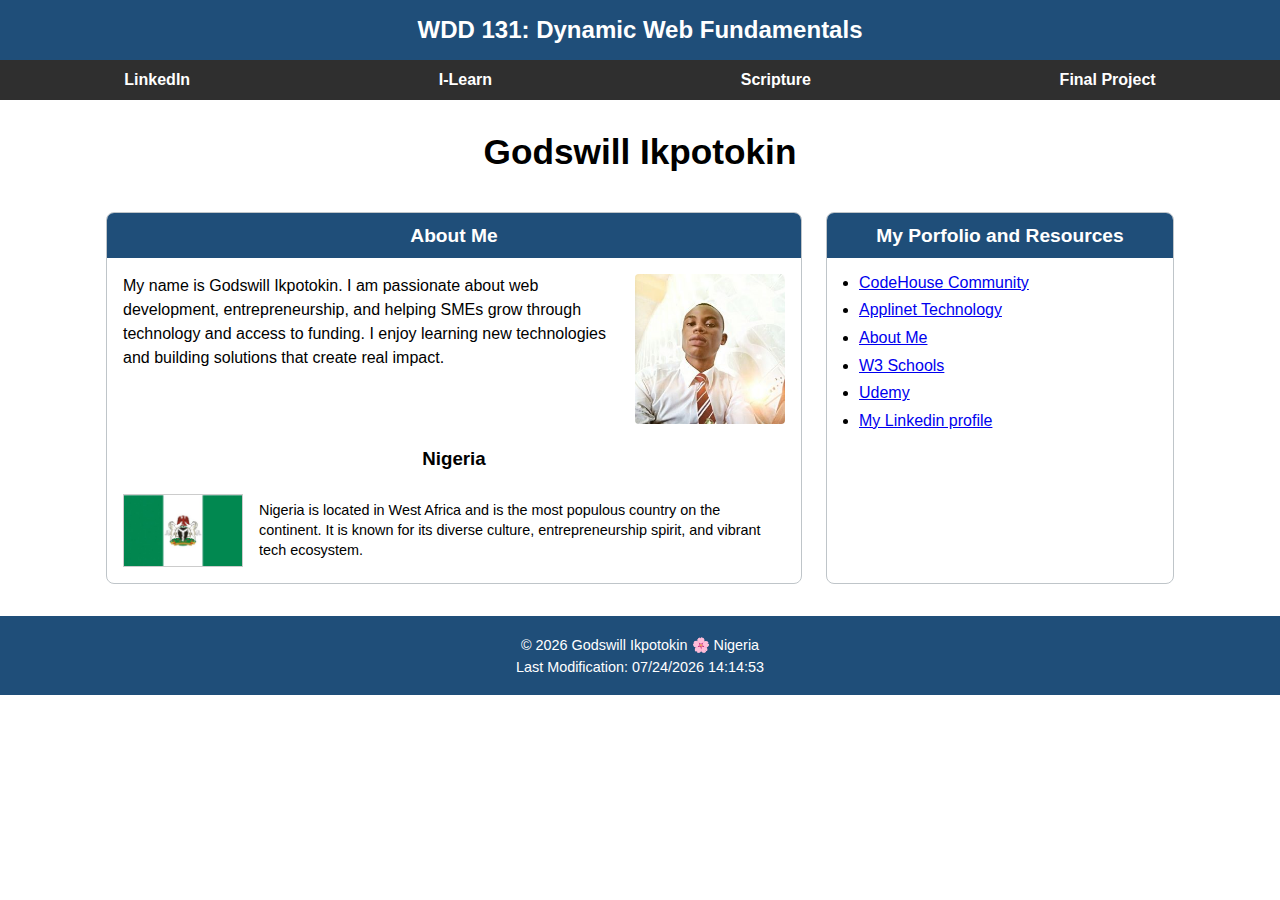
<file: index.html>
<!DOCTYPE html>
<html lang="en">
<head>
       <meta charset="UTF-8">
    <meta name="viewport" content="width=device-width, initial-scale=1.0">
    <title>WDD,131,Dynamic Web Fundamentals – Godswill Ikpotokin</title>

    <meta name="description" content="Learn Dynamic Web Fundamentals with Godswill Moses Ikpotokin, covering HTML, CSS, and JavaScript for modern web development.">
    <meta name="author" content="Godswill Moses Ikpotokin">
    <link rel="preconnect" href="https://fonts.googleapis.com">
    <link rel="preconnect" href="https://fonts.gstatic.com" crossorigin>
    <link href="https://fonts.googleapis.com/css2?family=Roboto:wght@400;700&display=swap" rel="stylesheet">

    <link rel="stylesheet" href="styles/base.css">
    <script src="scripts/getdates.js" defer></script>
</head>
<body>

    <header>
        <span id="course-title">WDD 131: Dynamic Web Fundamentals</span>
        <nav>
            <a href="https://www.linkedin.com" target="_blank">LinkedIn</a>
            <a href="https://byupw.instructure.com/" target="_blank">I-Learn</a>
            <a href="https://www.churchofjesuschrist.org/study/scriptures" target="_blank">Scripture</a>
            <a href="#">Final Project</a>
        </nav>
    </header>

    <main>
        <h1>Godswill Ikpotokin</h1>

        <section class="card">
            <h2>About Me</h2>

            <div class="about-content">
                <p>
                    My name is Godswill Ikpotokin. I am passionate about web development, entrepreneurship,
                    and helping SMEs grow through technology and access to funding. I enjoy learning new
                    technologies and building solutions that create real impact.
                </p>

                <img src="images/godswillikpotokinphoto.jpg" alt="Godswill Moses Ikpotokin">
            </div>

            <h3>Nigeria</h3>

            <div class="country-box">
                <img src="images/nigeria-flag.jpg" alt="Flag of Nigeria">
                <p>
                    Nigeria is located in West Africa and is the most populous country on the continent.
                    It is known for its diverse culture, entrepreneurship spirit, and vibrant tech ecosystem.
                </p>
            </div>
        </section>

         <section class="card">
            <h2>My Porfolio and Resources</h2>

            <ul>
                <li><a href="https://genius.codehouse.cloud/" target="_blank">CodeHouse Community</a></li>
                <li><a href="https://www.applinet.com.ng" target="_blank">Applinet Technology</a></li>
                <li><a href="https://ikpotokin.ng" target="_blank">About Me</a></li>
                <li><a href="https://www.w3schools.com" target="_blank">W3 Schools</a></li>
                <li><a href="https://www.udemy.com" target="_blank">Udemy</a></li>
                <li><a href="https://linkedin.com/ikpotokin." target="_blank">
                    
                    My Linkedin profile</a></li>
            </ul>
        </section>
    </main>

    <!-- ===== FOOTER ===== -->
    <footer>
        <p>
            © <span id="currentyear"></span> Godswill Ikpotokin 🌸 Nigeria
        </p>
        <p id="lastModified"></p>
    </footer>
    <!-- Author: Godswill Moses Ikpotokin ( www.ikpotokin.ng ) -->
    <!-- Student @ BYU Idaho -->
    <!-- CEO and Founder, Applinet Technology ( www.ikpotokin.ng ), Thelmarket and CodeHouse Cloud ( www.codehouse.cloud ) -->

</body>
</html>
</file>
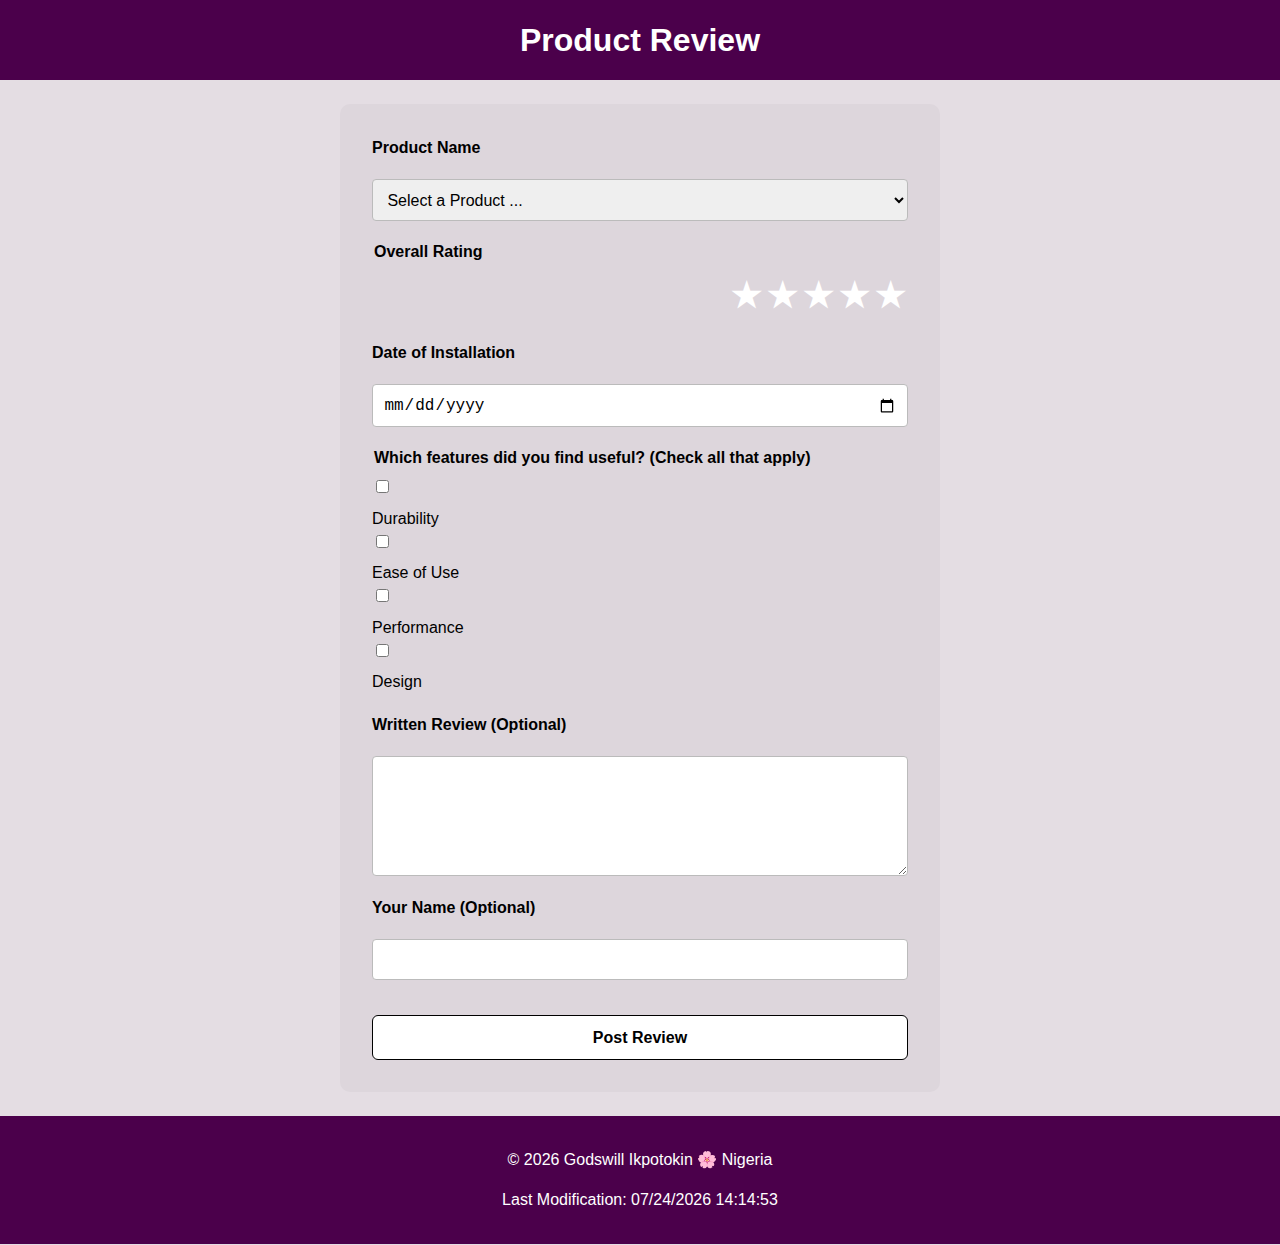
<file: form.html>
<!DOCTYPE html>
<html lang="en">
<head>
  <meta charset="UTF-8">
  <meta name="viewport" content="width=device-width, initial-scale=1.0">

  <title>Product Review</title>

  <meta name="description" content="Submit a product review by selecting a product, rating its performance, and sharing your experience with installed products.">
  <meta name="author" content="Godswill Moses Ikpotokin">

  <link rel="stylesheet" href="styles/form.css">

  <script src="scripts/getdates.js" defer></script>
  <script src="scripts/products.js" defer></script>
  <script src="scripts/form.js" defer></script>
</head>
<body>

<header>
  <h1>Product Review</h1>
</header>

<main>
  <form method="get" action="review.html">

    <!-- Product Name -->
    <label for="product">Product Name</label>
    <select id="product" name="product" required>
      <option value="" disabled selected>Select a Product ...</option>
    </select>

    <!-- Rating -->
    <fieldset class="rating">
      <legend>Overall Rating</legend>

      <div class="rating-stars">
        <input type="radio" id="star5" name="rating" value="5" required>
        <label for="star5">★</label>

        <input type="radio" id="star4" name="rating" value="4" required>
        <label for="star4">★</label>

        <input type="radio" id="star3" name="rating" value="3" required>
        <label for="star3">★</label>

        <input type="radio" id="star2" name="rating" value="2" required>
        <label for="star2">★</label>

        <input type="radio" id="star1" name="rating" value="1" required>
        <label for="star1">★</label>
      </div>
    </fieldset>

    <!-- Date -->
    <label for="installDate">Date of Installation</label>
    <input type="date" id="installDate" name="installDate" required>

    <!-- Features -->
    <fieldset>
      <legend>Which features did you find useful? (Check all that apply)</legend>

      <input type="checkbox" id="durability" name="features" value="durability">
      <label for="durability">Durability</label>

      <input type="checkbox" id="ease" name="features" value="ease">
      <label for="ease">Ease of Use</label>

      <input type="checkbox" id="performance" name="features" value="performance">
      <label for="performance">Performance</label>

      <input type="checkbox" id="design" name="features" value="design">
      <label for="design">Design</label>
    </fieldset>

    <!-- Review -->
    <label for="review">Written Review (Optional)</label>
    <textarea id="review" name="review"></textarea>

    <!-- Name -->
    <label for="username">Your Name (Optional)</label>
    <input type="text" id="username" name="username">

    <!-- Submit -->
    <input type="submit" value="Post Review">

  </form>
</main>

<footer>
  <p>
    © <span id="currentyear"></span> Godswill Ikpotokin 🌸 Nigeria
  </p>
  <p id="lastModified"></p>
</footer>

</body>
</html>
</file>
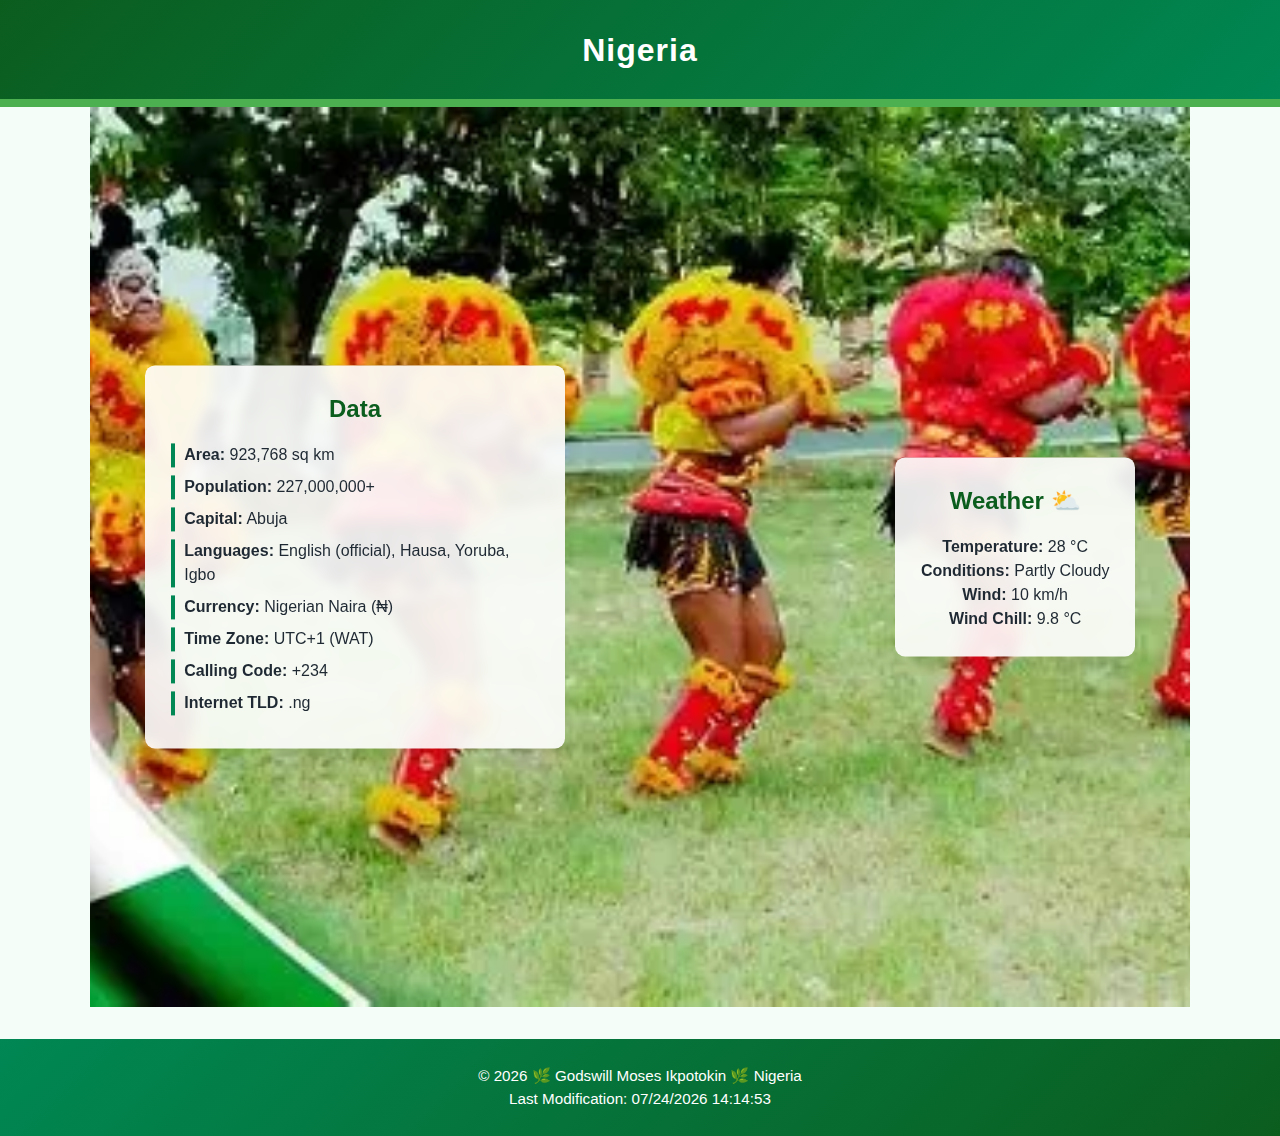
<file: place.html>
<!DOCTYPE html>
<html lang="en">
<head>
  <meta charset="UTF-8">
  <meta name="viewport" content="width=device-width, initial-scale=1.0">
  <title>Nigeria | Country Page</title>
  <meta name="description" content="Nigeria country page highlighting geography, population data, and current weather information.">
  <meta name="author" content="Godswill Moses Ikpotokin">


  <link rel="stylesheet" href="styles/place.css">
  <script src="scripts/place.js" defer></script>
</head>
<body>

  <header>
    <h1>Nigeria</h1>
  </header>

  <main>
    <!-- Hero -->
    <section class="hero">
      <picture>
        <source srcset="images/dance.webp" media="(min-width: 900px)">
        <source srcset="images/rock.webp" media="(min-width: 600px)">
        <img src="images/rock.webp" alt="Landscape and culture of Nigeria">
      </picture>
    </section>

    <!-- Data -->
    <section class="card data">
      <h2>Data</h2>
      <ul>
        <li><strong>Area:</strong> 923,768 sq km</li>
        <li><strong>Population:</strong> 227,000,000+</li>
        <li><strong>Capital:</strong> Abuja</li>
        <li><strong>Languages:</strong> English (official), Hausa, Yoruba, Igbo</li>
        <li><strong>Currency:</strong> Nigerian Naira (₦)</li>
        <li><strong>Time Zone:</strong> UTC+1 (WAT)</li>
        <li><strong>Calling Code:</strong> +234</li>
        <li><strong>Internet TLD:</strong> .ng</li>
      </ul>
    </section>

    <!-- Weather -->
    <section class="card weather">
      <h2>Weather</h2>

      <!-- SVG icon for mobile -->
      <img src="images/weather.svg" alt="Partly cloudy weather icon" class="weather-icon">

      <p><strong>Temperature:</strong> <span id="temp">28</span> °C</p>
      <p><strong>Conditions:</strong> Partly Cloudy</p>
      <p><strong>Wind:</strong> <span id="wind">10</span> km/h</p>
      <p><strong>Wind Chill:</strong> <span id="windchill"></span></p>
    </section>
  </main>

  <footer>
    <p>
      © <span id="year"></span> 🌿 Godswill Moses Ikpotokin 🌿 Nigeria<br>
      Last Modification: <span id="lastModified"></span>
    </p>
  </footer>

</body>
</html>
</file>
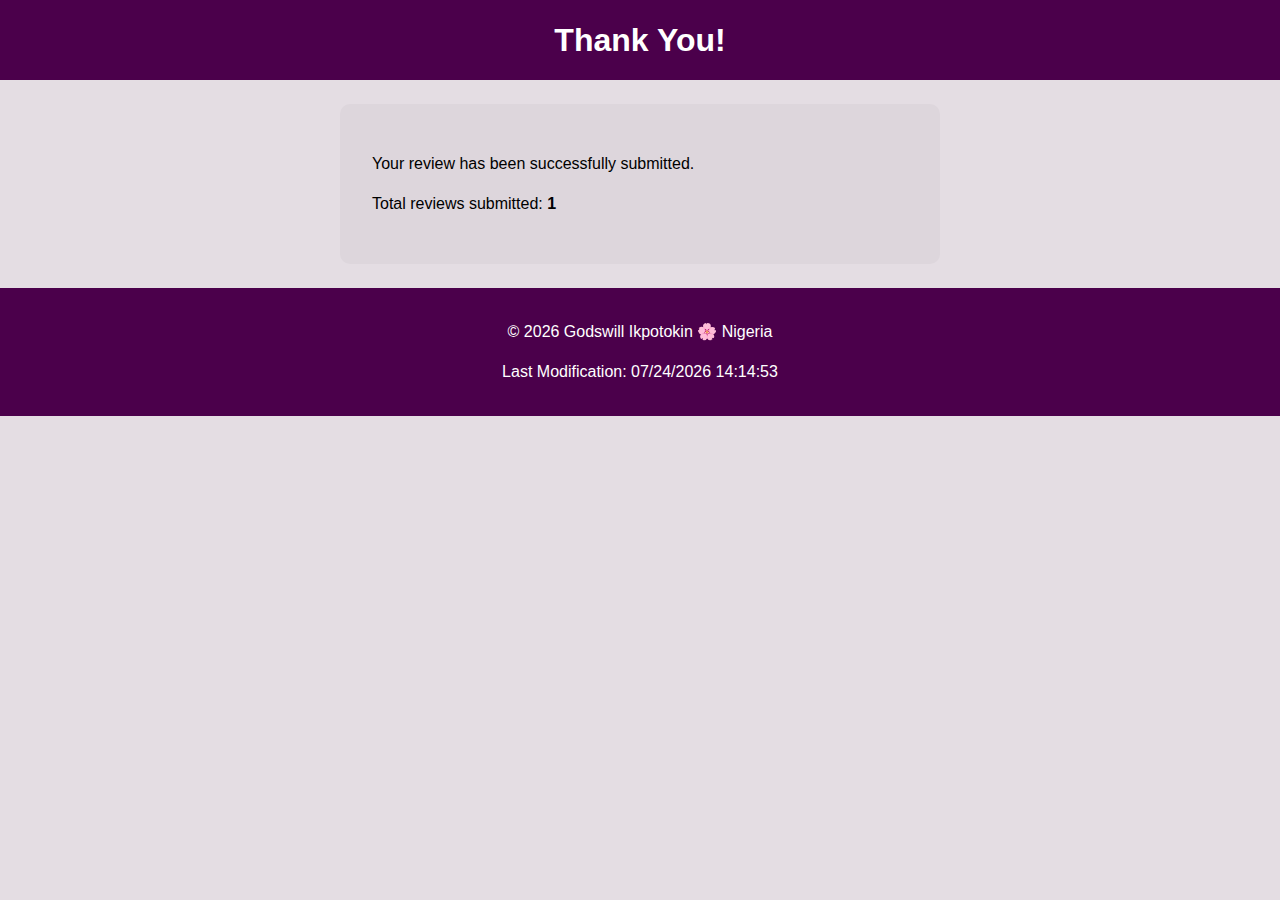
<file: review.html>
<!DOCTYPE html>
<html lang="en">
<head>
  <meta charset="UTF-8">
  <meta name="viewport" content="width=device-width, initial-scale=1.0">

  <title>Review Submitted</title>

  <meta name="description" content="Confirmation page showing successful product review submission and total number of reviews submitted.">
  <meta name="author" content="Godswill Moses Ikpotokin">

  <link rel="stylesheet" href="styles/form.css">

  <script src="scripts/getdates.js" defer></script>
  <script src="scripts/review.js" defer></script>
</head>
<body>

<header>
  <h1>Thank You!</h1>
</header>

<main>
  <p>Your review has been successfully submitted.</p>
  <p>Total reviews submitted: <strong id="counter">0</strong></p>
</main>

<footer>
  <p>
    © <span id="currentyear"></span> Godswill Ikpotokin 🌸 Nigeria
  </p>
  <p id="lastModified"></p>
</footer>

</body>
</html>
</file>
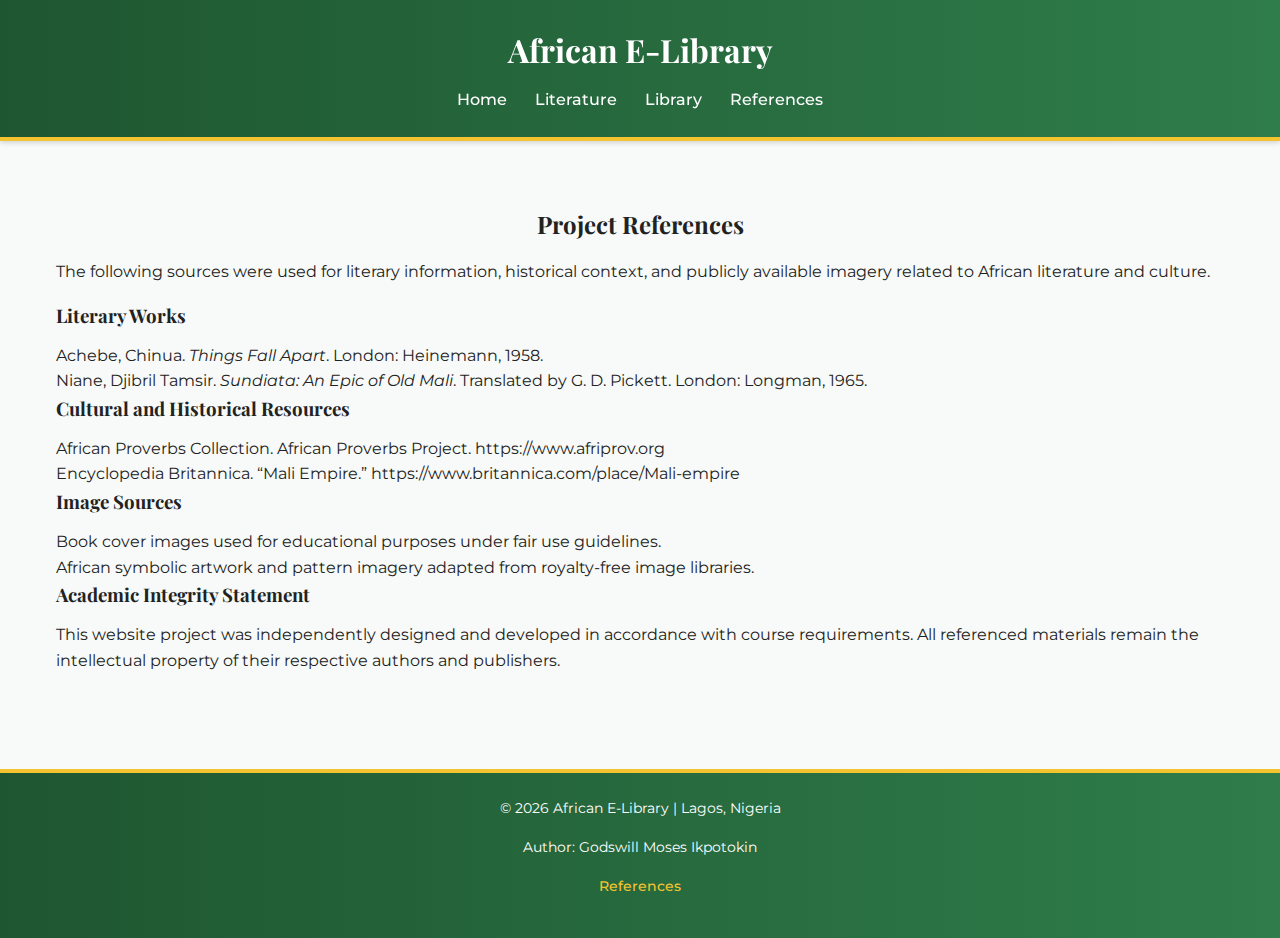
<file: africa/references.html>
<!DOCTYPE html>
<html lang="en">
<head>
  <meta charset="UTF-8">
  <meta name="description" content="References and sources used in the African E-Library project, including literary works, images, and cultural resources.">
  <meta name="viewport" content="width=device-width, initial-scale=1.0">

  <title>African E-Library | References</title>

  <link rel="preconnect" href="https://fonts.googleapis.com">
  <link rel="preconnect" href="https://fonts.gstatic.com" crossorigin>
  <link href="https://fonts.googleapis.com/css2?family=Playfair+Display:wght@600&family=Montserrat&display=swap" rel="stylesheet">

  <link rel="stylesheet" href="../styles/e-library.css">

  <script src="../scripts/e-library.js" defer></script>
</head>

<body>

  <!-- ==========================
       HEADER
  =========================== -->
  <header>
    <h1>African E-Library</h1>
    <nav aria-label="Primary Navigation">
      <a href="e-library.html">Home</a>
      <a href="literature.html">Literature</a>
      <a href="library.html">Library</a>
      <a href="references.html" aria-current="page">References</a>
    </nav>
  </header>


  <!-- ==========================
       MAIN CONTENT
  =========================== -->
  <main>

    <section>
      <h2 class="section-title">Project References</h2>
      <p>
        The following sources were used for literary information, historical context,
        and publicly available imagery related to African literature and culture.
      </p>
    </section>


    <!-- Literary Sources -->
    <section>
      <h3>Literary Works</h3>
      <ul>
        <li>
          Achebe, Chinua. <em>Things Fall Apart</em>. London: Heinemann, 1958.
        </li>
        <li>
          Niane, Djibril Tamsir. <em>Sundiata: An Epic of Old Mali</em>.
          Translated by G. D. Pickett. London: Longman, 1965.
        </li>
      </ul>
    </section>


    <!-- Cultural & Historical Context -->
    <section>
      <h3>Cultural and Historical Resources</h3>
      <ul>
        <li>
          African Proverbs Collection. African Proverbs Project.
          <a href="https://www.afriprov.org" target="_blank" rel="noopener">
            https://www.afriprov.org
          </a>
        </li>
        <li>
          Encyclopedia Britannica. “Mali Empire.”
          <a href="https://www.britannica.com/place/Mali-empire" target="_blank" rel="noopener">
            https://www.britannica.com/place/Mali-empire
          </a>
        </li>
      </ul>
    </section>


    <!-- Image Sources -->
    <section>
      <h3>Image Sources</h3>
      <ul>
        <li>
          Book cover images used for educational purposes under fair use guidelines.
        </li>
        <li>
          African symbolic artwork and pattern imagery adapted from royalty-free image libraries.
        </li>
      </ul>
    </section>


    <!-- Statement -->
    <section>
      <h3>Academic Integrity Statement</h3>
      <p>
        This website project was independently designed and developed in accordance
        with course requirements. All referenced materials remain the intellectual
        property of their respective authors and publishers.
      </p>
    </section>

  </main>


  <!-- ==========================
       FOOTER
  =========================== -->
  <footer>
    <p>© 2026 African E-Library | Lagos, Nigeria</p>
    <p>Author: Godswill Moses Ikpotokin</p>
    <p><a href="references.html">References</a></p>
  </footer>

</body>
</html>
</file>
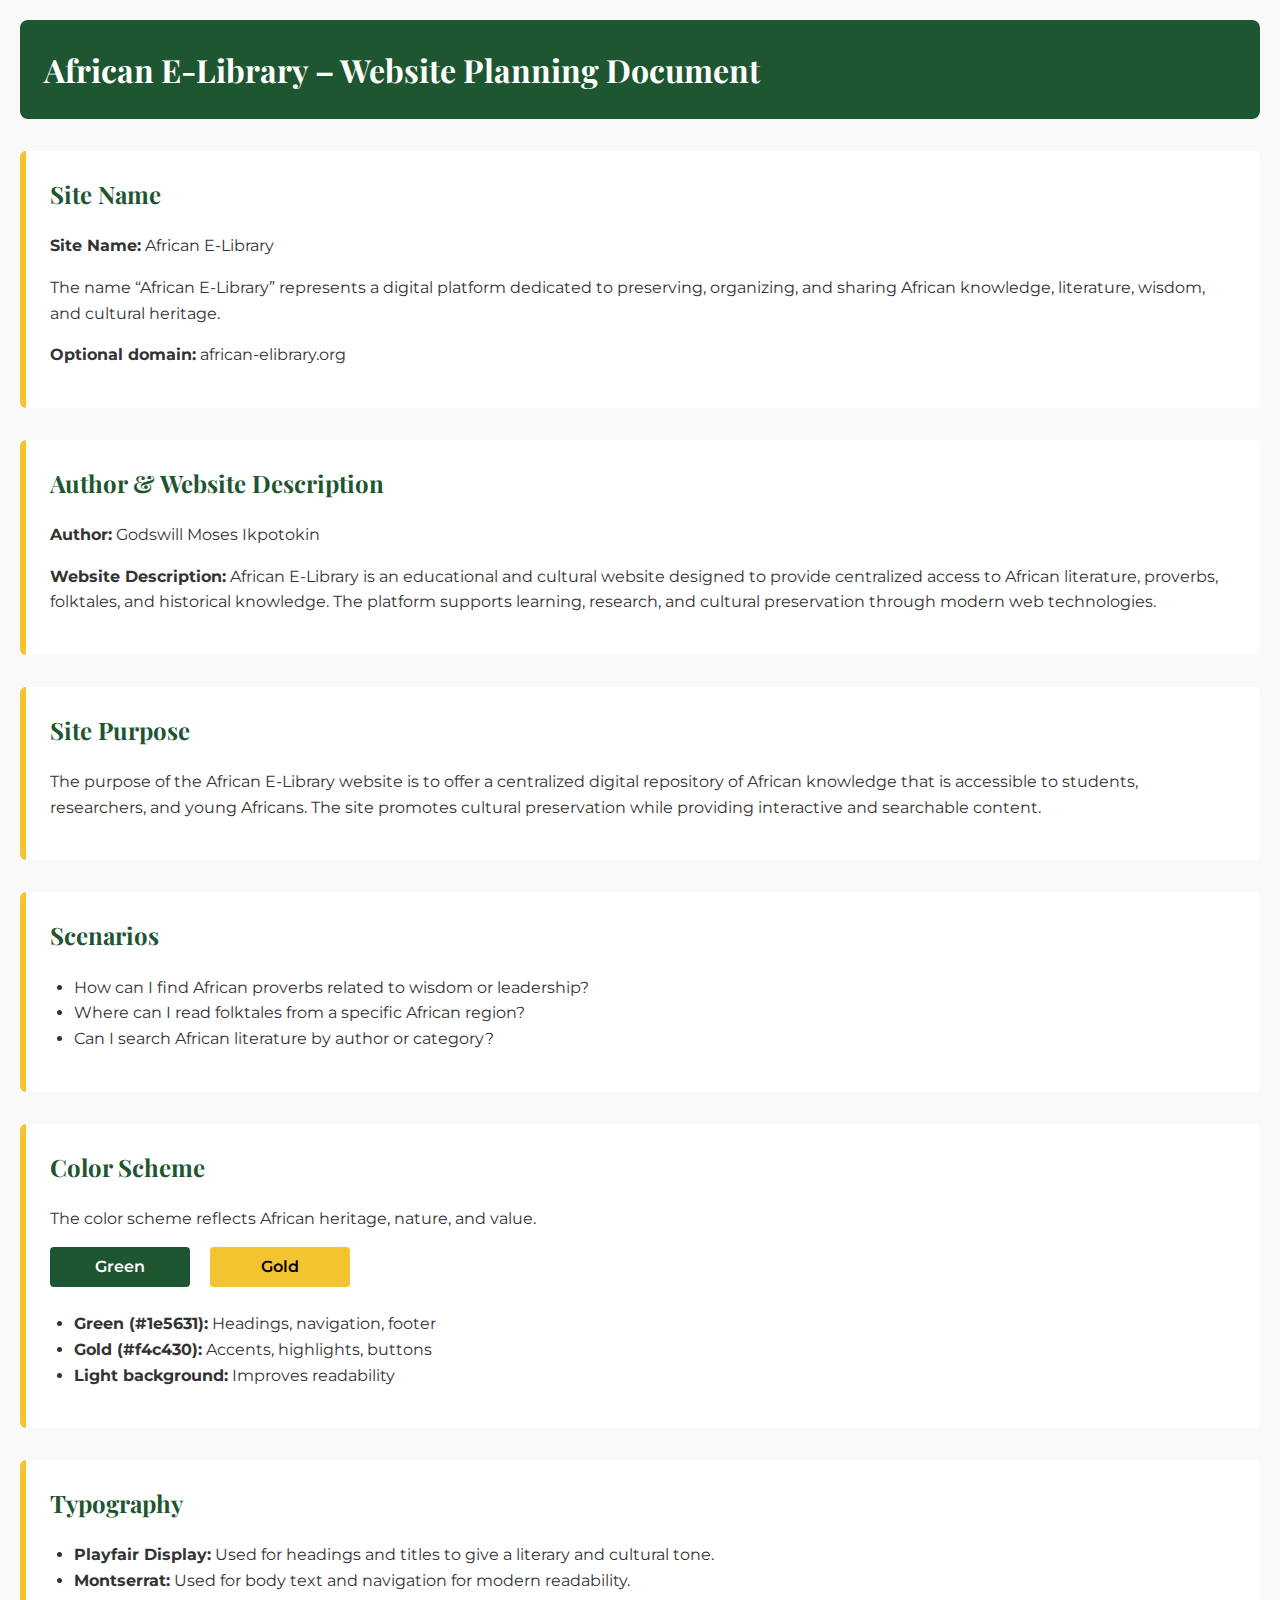
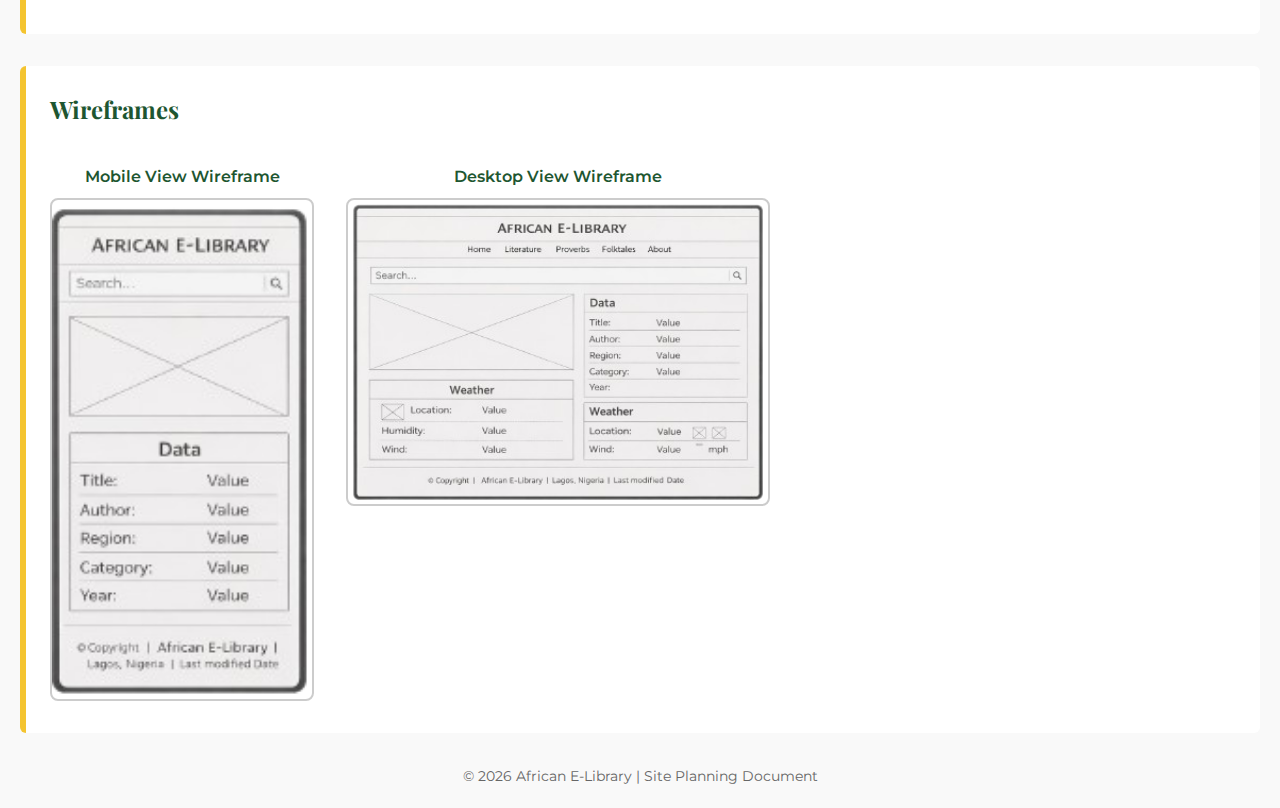
<file: africa/siteplan.html>
<!DOCTYPE html>
<html lang="en">
<head>
  <meta charset="UTF-8">
  <meta name="viewport" content="width=device-width, initial-scale=1.0">
  <title>African E-Library – Site Plan</title>
  <meta name="description" content="African E-Library is a digital platform preserving African literature, proverbs, folktales, and history for learning, research, and cultural heritage.">
  <meta name="author" content="Godswill Moses Ikpotokin">

  <link rel="preconnect" href="https://fonts.googleapis.com">
  <link rel="preconnect" href="https://fonts.gstatic.com" crossorigin>
  <link
    href="https://fonts.googleapis.com/css2?family=Montserrat:wght@400;600&family=Playfair+Display:wght@600&display=swap"
    rel="stylesheet"
  >

  <link rel="stylesheet" href="assets/siteplan.css">
</head>

<body>

<header>
  <h1>African E-Library – Website Planning Document</h1>
</header>

<section>
  <h2>Site Name</h2>
  <p><strong>Site Name:</strong> African E-Library</p>
  <p>
    The name “African E-Library” represents a digital platform dedicated to
    preserving, organizing, and sharing African knowledge, literature, wisdom,
    and cultural heritage.
  </p>
  <p><strong>Optional domain:</strong> african-elibrary.org</p>
</section>

<section>
  <h2>Author & Website Description</h2>
  <p><strong>Author:</strong> Godswill Moses Ikpotokin</p>
  <p>
    <strong>Website Description:</strong>  
    African E-Library is an educational and cultural website designed to provide
    centralized access to African literature, proverbs, folktales, and historical
    knowledge. The platform supports learning, research, and cultural preservation
    through modern web technologies.
  </p>
</section>

<section>
  <h2>Site Purpose</h2>
  <p>
    The purpose of the African E-Library website is to offer a centralized digital
    repository of African knowledge that is accessible to students, researchers,
    and young Africans. The site promotes cultural preservation while providing
    interactive and searchable content.
  </p>
</section>

<section>
  <h2>Scenarios</h2>
  <ul>
    <li>How can I find African proverbs related to wisdom or leadership?</li>
    <li>Where can I read folktales from a specific African region?</li>
    <li>Can I search African literature by author or category?</li>
  </ul>
</section>

<section>
  <h2>Color Scheme</h2>
  <p>The color scheme reflects African heritage, nature, and value.</p>

  <div class="color-swatch green">Green</div>
  <div class="color-swatch gold">Gold</div>

  <ul>
    <li><strong>Green (#1e5631):</strong> Headings, navigation, footer</li>
    <li><strong>Gold (#f4c430):</strong> Accents, highlights, buttons</li>
    <li><strong>Light background:</strong> Improves readability</li>
  </ul>
</section>

<section>
  <h2>Typography</h2>
  <ul>
    <li>
      <strong>Playfair Display:</strong> Used for headings and titles to give a
      literary and cultural tone.
    </li>
    <li>
      <strong>Montserrat:</strong> Used for body text and navigation for modern
      readability.
    </li>
  </ul>
</section>

<section>
  <h2>Wireframes</h2>

  <div class="wireframe-group">

    <div class="wireframe-item">
      <p class="wireframe-title">Mobile View Wireframe</p>
      <img
        src="images/wireframe-mobile.png"
        alt="African E-Library Mobile Wireframe"
        width="260"
      >
    </div>

    <div class="wireframe-item">
      <p class="wireframe-title">Desktop View Wireframe</p>
      <img
        src="images/wireframe-desktop.png"
        alt="African E-Library Desktop Wireframe"
        width="420"
      >
    </div>

  </div>
</section>

<footer>
  © 2026 African E-Library | Site Planning Document
</footer>

</body>
</html>
</file>
<file: styles/base.css>
* {
    margin: 0;
    padding: 0;
    box-sizing: border-box;
}

body {
    font-family: Arial, Helvetica, sans-serif;
    background-color: #ffffff;
    color: #000000;
}

header {
    background-color: #1f4e79;
    text-align: center;
}

#course-title {
    display: block;
    color: #ffffff;
    font-size: 1.5rem;
    font-weight: bold;
    padding: 1rem 0;
}

nav {
    background-color: #2f2f2f;
    display: flex;
    justify-content: space-around;
    padding: 0.7rem 0;
}

nav a {
    color: #ffffff;
    text-decoration: none;
    font-weight: bold;
}

nav a:hover {
    text-decoration: underline;
}

main {
    max-width: 1100px;
    margin: 2rem auto;
    padding: 0 1rem;
    display: grid;
    grid-template-columns: 2fr 1fr;
    gap: 1.5rem;
}

h1 {
    grid-column: 1 / -1;
    text-align: center;
    font-size: 2.2rem;
    margin-bottom: 1rem;
}

.card {
    border: 1px solid #bfc5c9;
    border-radius: 8px;
    overflow: hidden;
    background-color: #ffffff;
}

/* Card Header */
.card h2 {
    background-color: #1f4e79;
    color: #ffffff;
    padding: 0.7rem;
    text-align: center;
    font-size: 1.2rem;
}

.about-content {
    display: flex;
    justify-content: space-between;
    gap: 1rem;
    padding: 1rem;
}

.about-content p {
    flex: 2;
    line-height: 1.5;
}

.about-content img {
    flex: 1;
    max-width: 150px;
    height: auto;
    border-radius: 4px;
}

.card h3 {
    text-align: center;
    margin: 0.5rem 0;
    font-weight: bold;
}

.country-box {
    display: flex;
    gap: 1rem;
    padding: 1rem;
    align-items: center;
}

.country-box img {
    width: 120px;
    border: 1px solid #ccc;
}

.country-box p {
    font-size: 0.9rem;
    line-height: 1.4;
}

.card ul {
    list-style-type: disc;
    padding: 1rem 2rem;
}

.card ul li {
    margin-bottom: 0.6rem;
}

.card ul li a {
    color: #0000ee;
    text-decoration: underline;
}

footer {
    background-color: #1f4e79;
    color: #ffffff;
    text-align: center;
    padding: 1rem 0;
    margin-top: 2rem;
    font-size: 0.9rem;
}

footer p {
    margin: 0.3rem 0;
}
</file>
<file: styles/form.css>
:root {
  --primary: #4b004b;
  --background: #e4dde3;
  --form-bg: #ddd6dc;
  --white: #ffffff;
  --star: #fbbc04;
  --border: #bbb;
}

* {
  box-sizing: border-box;
}

body {
  font-family: Arial, sans-serif;
  margin: 0;
  background-color: var(--background);
  line-height: 1.5;
}

/* ===== HEADER & FOOTER ===== */
header,
footer {
  background-color: var(--primary);
  color: white;
  text-align: center;
  padding: 1rem;
}

header h1 {
  margin: 0;
}

/* ===== MAIN FORM CARD ===== */
main {
  max-width: 600px;
  margin: 1.5rem auto;
  background-color: var(--form-bg);
  padding: 2rem;
  border-radius: 10px;
}

/* ===== FORM LAYOUT ===== */
form {
  display: flex;
  flex-direction: column;
  gap: 1.2rem;
}

/* ===== LABELS ===== */
label,
legend {
  font-weight: bold;
  color: #000;
}

/* ===== INPUTS ===== */
input[type="text"],
input[type="date"],
select,
textarea {
  width: 100%;
  padding: 0.65rem;
  border-radius: 4px;
  border: 1px solid var(--border);
  font-size: 1rem;
}

textarea {
  min-height: 120px;
  resize: vertical;
}

/* ===== FIELDSETS ===== */
fieldset {
  border: none;
  padding: 0;
  margin: 0;
}

legend {
  margin-bottom: 0.4rem;
}

/* ===== CHECKBOX GROUP ===== */
fieldset:not(.rating) label {
  display: flex;
  align-items: center;
  gap: 0.5rem;
  font-weight: normal;
  margin-top: 0.4rem;
}

/* ===== STAR RATING (GOOGLE STYLE) ===== */
.rating {
  display: flex;
  flex-direction: column;
}

.rating legend {
  margin-bottom: 0.3rem;
}

.rating-stars {
  display: flex;
  flex-direction: row-reverse;
  justify-content: flex-start;
}

.rating input {
  display: none;
}

.rating label {
  font-size: 2.2rem;
  color: #ffffff;
  cursor: pointer;
  padding: 0 0.15rem;
}

/* Hover effect */
.rating label:hover,
.rating label:hover ~ label {
  color: var(--star);
}

/* Selected stars */
.rating input:checked ~ label {
  color: var(--star);
}

/* ===== SUBMIT BUTTON ===== */
input[type="submit"] {
  margin-top: 1rem;
  padding: 0.8rem;
  font-size: 1rem;
  font-weight: bold;
  background-color: var(--white);
  border: 1px solid #000;
  border-radius: 6px;
  cursor: pointer;
}

input[type="submit"]:hover {
  background-color: #f0f0f0;
}
</file>
<file: styles/place.css>
:root {
  /* Nigeria Colors */
  --green-dark: #0b5d1e;
  --green-main: #008753;
  --green-light: #4caf50;
  --white: #ffffff;

  --dark: #1f2933;
  --light: #f4fdf7;

  --overlay-bg: rgba(255, 255, 255, 0.9);

  --header-gradient: linear-gradient(
    135deg,
    #0b5d1e,
    #008753
  );

  --footer-gradient: linear-gradient(
    135deg,
    #008753,
    #0b5d1e
  );

  --font: "Segoe UI", Arial, sans-serif;
}

/* ---------- RESET ---------- */
* {
  box-sizing: border-box;
  margin: 0;
  padding: 0;
}

/* ---------- BODY ---------- */
body {
  font-family: var(--font);
  background-color: var(--light);
  color: var(--dark);
  line-height: 1.5;
}

/* ---------- HEADER ---------- */
header {
  background: var(--header-gradient);
  color: var(--white);
  text-align: center;
  padding: 1.6rem 1rem;
  border-bottom: 8px solid var(--green-light);
}

header h1 {
  font-size: 2rem;
  letter-spacing: 1px;
}

/* ---------- HERO (MOBILE DEFAULT) ---------- */
.hero {
  width: 100%;
}

.hero img {
  width: 100%;
  height: auto;
  display: block;
}

/* ---------- MAIN ---------- */
main {
  max-width: 1100px;
  margin: 0 auto;
}

/* ---------- CARDS (MOBILE STACKED) ---------- */
.card {
  background: var(--white);
  margin: 1.2rem;
  padding: 1.6rem;
  border-radius: 10px;
  box-shadow: 0 8px 18px rgba(0, 0, 0, 0.08);
}

.card h2 {
  text-align: center;
  margin-bottom: 1rem;
  color: var(--green-dark);
}

/* ---------- DATA ---------- */
.data ul {
  list-style: none;
}

.data li {
  margin: 0.5rem 0;
  padding-left: 0.6rem;
  border-left: 4px solid var(--green-main);
}

/* ---------- WEATHER ---------- */
.weather {
  text-align: center;
}

.weather-icon {
  width: 60px;
  margin: 0.8rem auto;
}

/* ---------- FOOTER ---------- */
footer {
  background: var(--footer-gradient);
  color: var(--white);
  text-align: center;
  padding: 1.6rem 1rem;
  margin-top: 2rem;
  font-size: 0.95rem;
}

/* ========================================================= */
/* ===================== WIDE VIEW ========================= */
/* ========================================================= */

@media (min-width: 900px) {

  /* Hero becomes FULL SCREEN */
  .hero {
    position: relative;
    height: 100vh; /* FULL SCREEN HEIGHT */
    overflow: hidden;
  }

  .hero picture,
  .hero img {
    width: 100%;
    height: 100%;
  }

  .hero img {
    object-fit: cover;
  }

  /* Main overlays content */
  main {
    position: relative;
  }

  /* Cards overlay hero */
  .card {
    position: absolute;
    top: 50%;
    transform: translateY(-50%);
    max-width: 420px;
    margin: 0;
    background: var(--overlay-bg);
    backdrop-filter: blur(6px);
  }

  /* Data on left */
  .data {
    left: 5%;
  }

  /* Weather on right */
  .weather {
    right: 5%;
  }

  /* Hide SVG icon in wide view */
  .weather-icon {
    display: none;
  }

  /* Emoji icon after Weather heading */
  .weather h2::after {
    content: " ⛅";
    font-size: 1.5rem;
  }
}
</file>
<file: styles/e-library.css>
/* ==========================
   ROOT VARIABLES
========================== */

:root {
  --primary: #1e5631;
  --primary-light: #2f7d4a;
  --accent: #f4c430;
  --background: #f7faf8;
  --white: #ffffff;
  --dark: #222222;
  --gray: #dddddd;

  --radius: 6px;
  --shadow: 0 2px 8px rgba(0, 0, 0, 0.08);

  --max-width: 1200px;
}

/* ==========================
   RESET
========================== */

*,
*::before,
*::after {
  box-sizing: border-box;
  margin: 0;
  padding: 0;
}

body {
  font-family: "Montserrat", sans-serif;
  background: var(--background);
  color: var(--dark);
  line-height: 1.6;
  min-height: 100vh;
}

img {
  max-width: 100%;
  display: block;
}

a {
  text-decoration: none;
  color: inherit;
}

ul {
  list-style: none;
}

/* ==========================
   TYPOGRAPHY
========================== */

h1,
h2,
h3 {
  font-family: "Playfair Display", serif;
  margin-bottom: 0.75rem;
}

p {
  margin-bottom: 1rem;
}

.section-title {
  text-align: center;
  margin: 2rem 0 1rem;
}

/* ==========================
   HEADER (STICKY)
========================== */

header {
  position: sticky;
  top: 0;
  background: linear-gradient(to right, var(--primary), var(--primary-light));
  color: var(--white);
  padding: 1.5rem 1rem;
  text-align: center;
  border-bottom: 4px solid var(--accent);
  z-index: 999;
  box-shadow: 0 2px 5px rgba(0,0,0,0.15);
}

nav {
  margin-top: 0.75rem;
}

nav a {
  margin: 0 12px;
  font-weight: 500;
  color: var(--white);
  transition: opacity 0.3s ease;
}

nav a:hover,
nav a:focus {
  opacity: 0.8;
}

/* ==========================
   MAIN CONTAINER
========================== */

main {
  max-width: var(--max-width);
  margin: auto;
  padding: 2rem 1rem;
}

/* ==========================
   SEARCH BAR
========================== */

.search-bar {
  margin-bottom: 2rem;
  text-align: center;
}

.search-bar input {
  width: 100%;
  max-width: 500px;
  padding: 0.6rem 1rem;
  border-radius: var(--radius);
  border: 1px solid var(--gray);
  font-size: 1rem;
  font-family: inherit;
  transition: border-color 0.3s ease;
}

.search-bar input:focus {
  outline: none;
  border-color: var(--primary);
  box-shadow: 0 0 5px var(--primary-light);
}

/* ==========================
   HOME LAYOUT (WIRE FRAME STYLE)
========================== */

.home-layout {
  display: grid;
  grid-template-columns: 2fr 1fr;
  gap: 2rem;
  margin-bottom: 2rem;
}

.featured-image {
  position: relative;
  border-radius: var(--radius);
  overflow: hidden;
  box-shadow: var(--shadow);
}

.featured-image img {
  width: 100%;
  height: 100%;
  object-fit: cover;
  display: block;
  aspect-ratio: 16 / 9;
  transition: transform 0.3s ease;
}

.featured-image:hover img,
.featured-image:focus-within img {
  transform: scale(1.05);
}

.image-overlay {
  position: absolute;
  bottom: 0;
  left: 0;
  right: 0;
  background: linear-gradient(to top, rgba(30,86,49,0.9), rgba(30,86,49,0.5), transparent);
  color: var(--white);
  padding: 1.5rem 2rem;
  font-size: 1.1rem;
  line-height: 1.4;
  box-sizing: border-box;
  user-select: none;
}

/* DATA PANEL */

.data-panel {
  background: var(--white);
  padding: 1.5rem;
  border-radius: var(--radius);
  box-shadow: var(--shadow);
  font-size: 1rem;
  color: var(--dark);
}

.data-panel h3 {
  margin-bottom: 1rem;
  font-weight: 700;
}

.data-panel ul li {
  margin-bottom: 0.6rem;
  line-height: 1.4;
}

/* ==========================
   INFORMATION GRID (Below wireframe)
========================== */

.info-grid {
  display: grid;
  grid-template-columns: repeat(auto-fit, minmax(280px, 1fr));
  gap: 2rem;
  margin-bottom: 2rem;
}

.info-box {
  background: var(--white);
  padding: 1.2rem 1.5rem;
  border-radius: var(--radius);
  box-shadow: var(--shadow);
}

.info-box h3 {
  margin-bottom: 0.75rem;
  font-weight: 600;
}

/* ==========================
   GRID LAYOUT
========================== */

.grid {
  display: grid;
  gap: 1.5rem;
}

.grid-2 {
  grid-template-columns: repeat(auto-fit, minmax(280px, 1fr));
}

/* ==========================
   CARD COMPONENT
========================== */

.card {
  background: var(--white);
  padding: 1.2rem;
  border-radius: var(--radius);
  box-shadow: var(--shadow);
  display: flex;
  flex-direction: column;
  gap: 0.75rem;
  transition: box-shadow 0.3s ease;
}

.card:hover,
.card:focus-within {
  box-shadow: 0 4px 16px rgba(0, 0, 0, 0.15);
}

.card img {
  border-radius: var(--radius);
  object-fit: cover;
  height: 220px;
}

.card button {
  align-self: start;
}

/* ==========================
   BUTTONS
========================== */

button {
  background: var(--primary);
  color: var(--white);
  border: none;
  padding: 0.5rem 1rem;
  border-radius: var(--radius);
  cursor: pointer;
  transition: background 0.3s ease;
  font-size: 1rem;
  font-weight: 600;
}

button:hover,
button:focus {
  background: var(--primary-light);
  outline: none;
}

button.secondary {
  background: var(--accent);
  color: var(--dark);
}

/* ==========================
   HERO SECTION (Call to Action)
========================== */

.hero {
  text-align: center;
  padding: 3rem 1rem;
  background: linear-gradient(135deg, var(--primary), var(--primary-light));
  color: var(--white);
  border-radius: var(--radius);
  margin-bottom: 2rem;
  user-select: none;
}

.hero p {
  max-width: 700px;
  margin: 1rem auto 0;
  font-size: 1.1rem;
  line-height: 1.5;
}

/* ==========================
   FOOTER
========================== */

footer {
  background: linear-gradient(to right, var(--primary), var(--primary-light));
  color: var(--white);
  text-align: center;
  padding: 1.5rem 1rem;
  border-top: 4px solid var(--accent);
  margin-top: 3rem;
  font-size: 0.9rem;
}

footer a {
  color: var(--accent);
  font-weight: 500;
}

footer a:hover,
footer a:focus {
  text-decoration: underline;
  outline: none;
}

/* ==========================
   RESPONSIVE DESIGN
========================== */

@media (max-width: 900px) {
  .home-layout {
    grid-template-columns: 1fr;
  }

  .featured-image {
    margin-bottom: 1.5rem;
  }
}

@media (max-width: 768px) {

  nav a {
    display: inline-block;
    margin: 6px 8px;
  }

  .hero {
    padding: 2rem 1rem;
  }
}
.hero {
  position: relative;
  text-align: center;
  padding: 3rem 1rem;
  background: linear-gradient(135deg, var(--primary), var(--primary-light));
  color: var(--white);
  border-radius: var(--radius);
  margin-bottom: 2rem;
  overflow: hidden;
}

.hero::after {
  content: '';
  position: absolute;
  inset: 0;
  background: rgba(0,0,0,0.3); /* dark overlay for readability */
  z-index: 0;
}

.hero h2, .hero p {
  position: relative;
  z-index: 1;
}


@media (max-width: 500px) {

  header h1 {
    font-size: 1.4rem;
  }

  .card img {
    height: 180px;
  }

  .data-panel,
  .info-box {
    padding: 1rem;
  }
}
</file>
<file: africa/assets/siteplan.css>
:root {
  --primary-color: #1e5631; /* African Green */
  --secondary-color: #f4c430; /* African Gold */
  --background-color: #f9f9f9;
  --text-color: #333333;
}

body {
  margin: 0;
  padding: 20px;
  font-family: 'Montserrat', sans-serif;
  background-color: var(--background-color);
  color: var(--text-color);
  line-height: 1.6;
}

header {
  background-color: var(--primary-color);
  color: #ffffff;
  padding: 1.5rem;
  border-radius: 8px;
  margin-bottom: 2rem;
}

header h1 {
  margin: 0;
  font-family: 'Playfair Display', serif;
}

section {
  background-color: #ffffff;
  padding: 1.5rem;
  margin-bottom: 2rem;
  border-left: 6px solid var(--secondary-color);
  border-radius: 6px;
}

h2 {
  margin-top: 0;
  font-family: 'Playfair Display', serif;
  color: var(--primary-color);
}

ul {
  padding-left: 1.5rem;
}

.color-swatch {
  display: inline-block;
  width: 140px;
  height: 40px;
  margin-right: 1rem;
  margin-bottom: 0.5rem;
  text-align: center;
  line-height: 40px;
  font-weight: 600;
  border-radius: 4px;
}

.green {
  background-color: var(--primary-color);
  color: #ffffff;
}

.gold {
  background-color: var(--secondary-color);
  color: #000000;
}

.wireframe-group {
  display: flex;
  flex-wrap: wrap;
  gap: 2rem;
  align-items: flex-start;
}

.wireframe-item {
  text-align: center;
}

.wireframe-title {
  font-weight: 600;
  margin-bottom: 0.5rem;
  color: var(--primary-color);
}

.wireframe-item img {
  max-width: 100%;
  height: auto;
  border: 2px solid #cccccc;
  border-radius: 8px;
  background-color: #ffffff;
}

footer {
  text-align: center;
  font-size: 0.9rem;
  color: #666666;
}
</file>
